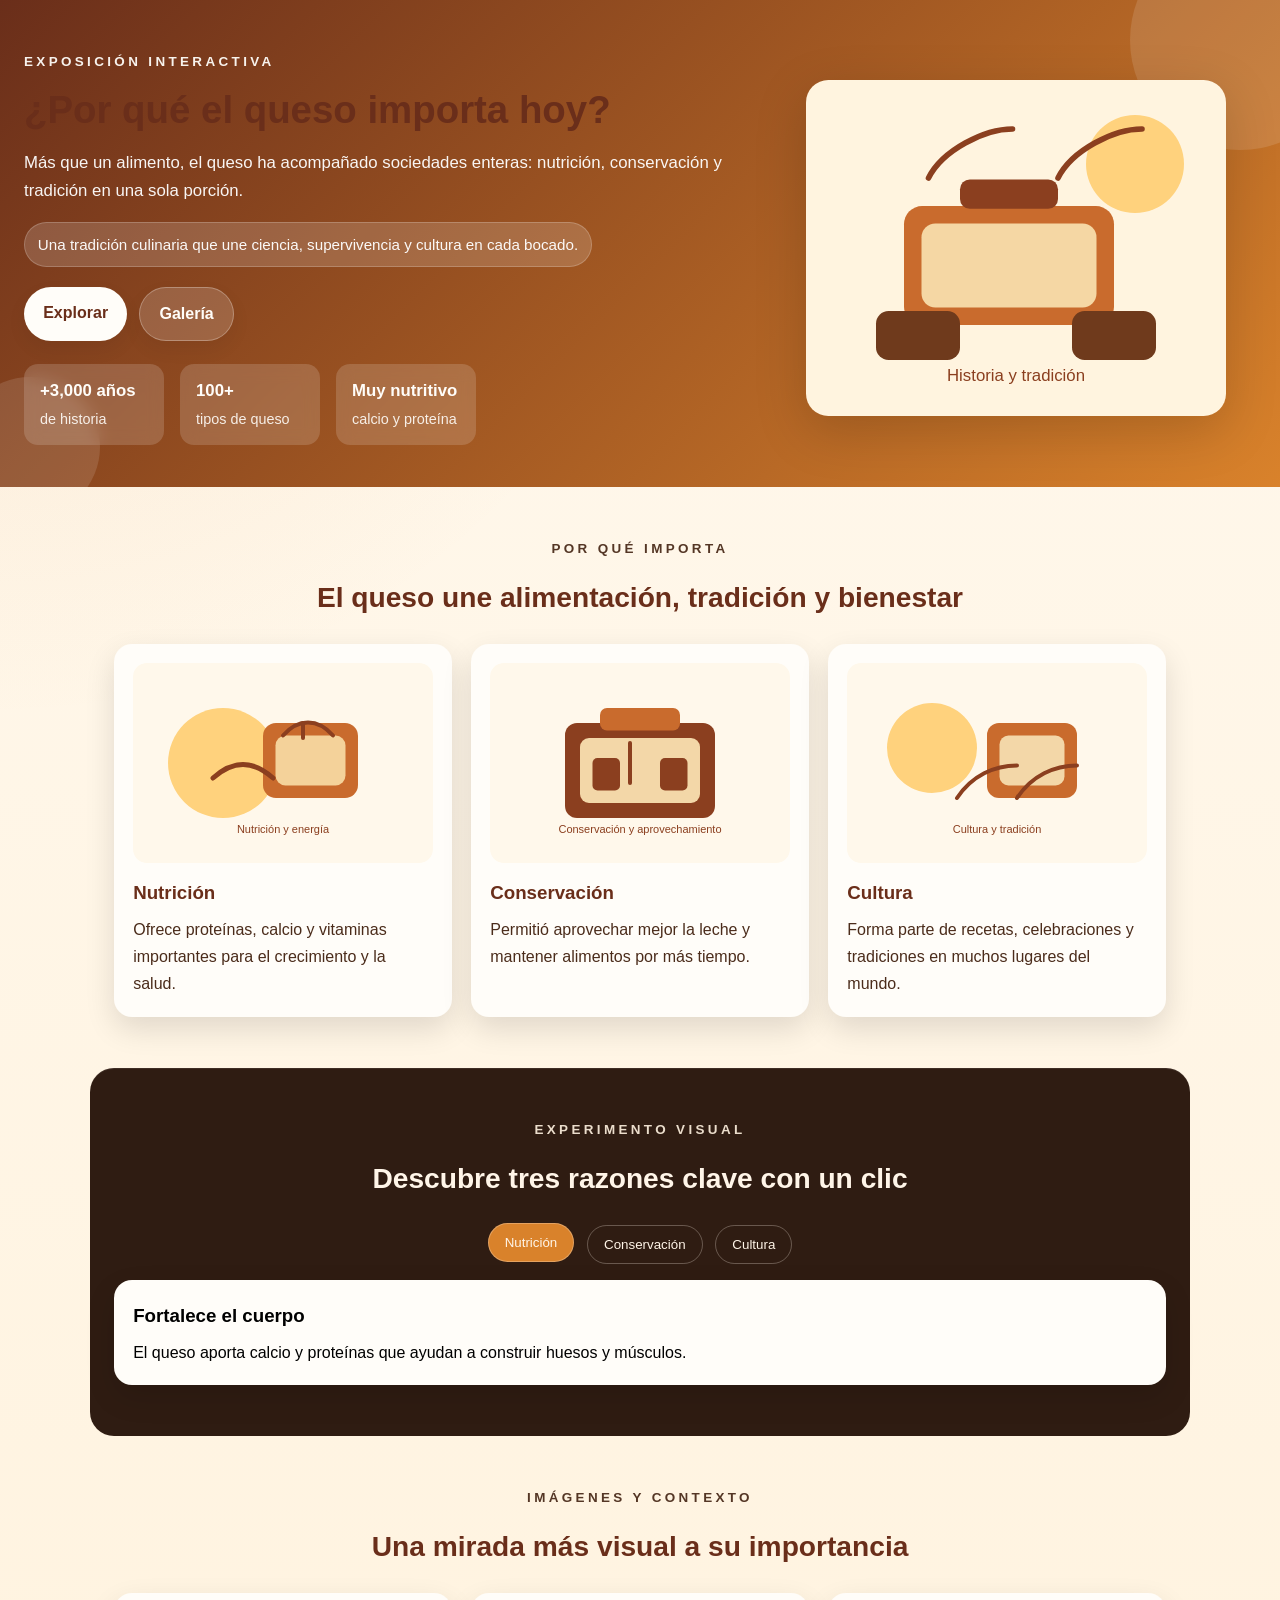
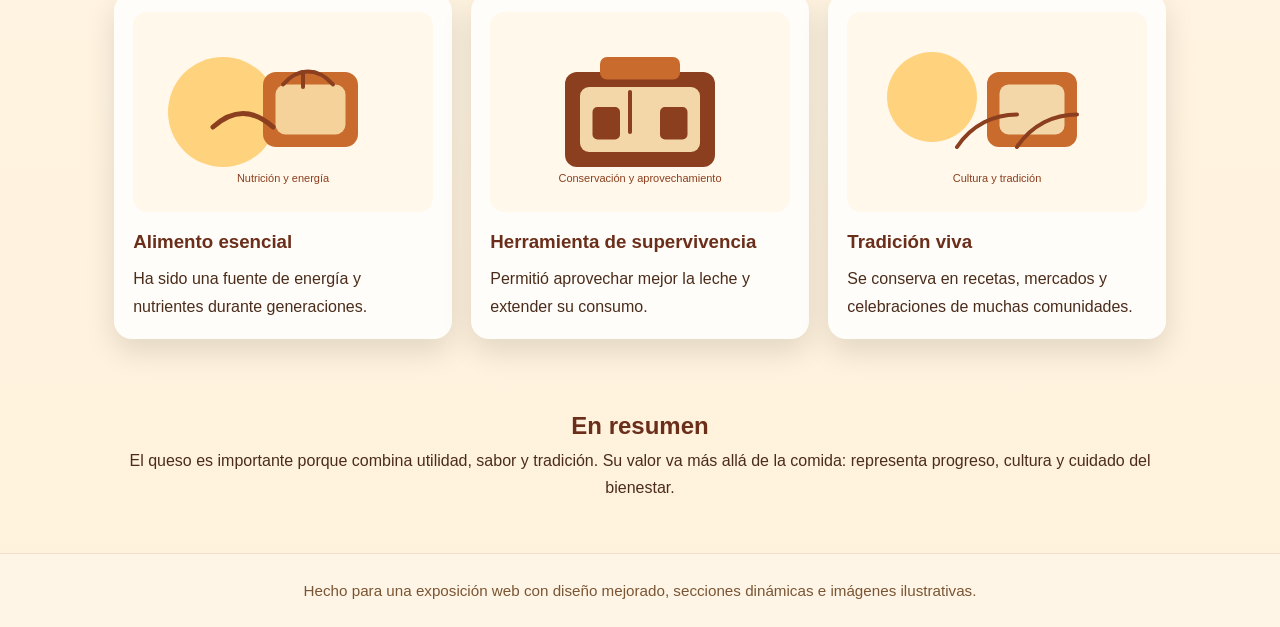
<file: index.html>
<!DOCTYPE html>
<html lang="es">
  <head>
    <meta charset="UTF-8" />
    <meta name="viewport" content="width=device-width, initial-scale=1.0" />
    <title>¿Por qué el queso es importante para la vida?</title>
    <meta name="description" content="Exposición web sobre la importancia del queso en la alimentación, la historia y la cultura." />
    <link rel="stylesheet" href="styles.css" />
  </head>
  <body>
    <header class="hero">
      <div class="hero-content">
        <p class="eyebrow">Exposición interactiva</p>

        <h1>¿Por qué el queso importa hoy?</h1>
        <p class="hero-text">
          Más que un alimento, el queso ha acompañado sociedades enteras: nutrición,
          conservación y tradición en una sola porción.
        </p>
        <p class="hero-highlight">
          Una tradición culinaria que une ciencia, supervivencia y cultura en cada bocado.
        </p>
        <div class="hero-actions">
          <a href="#explora" class="btn btn-primary">Explorar</a>
          <a href="#galeria" class="btn btn-secondary">Galería</a>
        </div>
        <div class="hero-stats">
          <div>
            <strong>+3,000 años</strong>
            <span>de historia</span>
          </div>
          <div>
            <strong>100+</strong>
            <span>tipos de queso</span>
          </div>
          <div>
            <strong>Muy nutritivo</strong>
            <span>calcio y proteína</span>
          </div>
        </div>
      </div>
      <div class="hero-visual">
        <img src="images/cheese-history.svg" alt="Ilustración de un queso con historia cultural" />
      </div>
    </header>

    <main>
      <section id="importancia" class="section intro-section">
        <div class="section-heading">
          <p class="eyebrow">Por qué importa</p>
          <h2>El queso une alimentación, tradición y bienestar</h2>
        </div>
        <div class="cards">
          <article class="card">
            <img src="images/cheese-nutrition.svg" alt="Ilustración sobre nutrición" />
            <h3>Nutrición</h3>
            <p>Ofrece proteínas, calcio y vitaminas importantes para el crecimiento y la salud.</p>
          </article>
          <article class="card">
            <img src="images/cheese-storage.svg" alt="Ilustración sobre conservación" />
            <h3>Conservación</h3>
            <p>Permitió aprovechar mejor la leche y mantener alimentos por más tiempo.</p>
          </article>
          <article class="card">
            <img src="images/cheese-culture.svg" alt="Ilustración sobre cultura" />
            <h3>Cultura</h3>
            <p>Forma parte de recetas, celebraciones y tradiciones en muchos lugares del mundo.</p>
          </article>
        </div>
      </section>

      <section id="explora" class="section section-dark">
        <div class="section-heading">
          <p class="eyebrow">Experimento visual</p>
          <h2>Descubre tres razones clave con un clic</h2>
        </div>
        <div class="tabs" role="tablist" aria-label="Razones del queso">
          <button class="tab-btn active" data-target="nutrition">Nutrición</button>
          <button class="tab-btn" data-target="storage">Conservación</button>
          <button class="tab-btn" data-target="culture">Cultura</button>
        </div>
        <div class="tab-panels">
          <article id="nutrition" class="tab-panel active">
            <h3>Fortalece el cuerpo</h3>
            <p>El queso aporta calcio y proteínas que ayudan a construir huesos y músculos.</p>
          </article>
          <article id="storage" class="tab-panel">
            <h3>Ayuda a cuidar los alimentos</h3>
            <p>Gracias a su elaboración, el queso permitió conservar la leche por más tiempo y reducir desperdicios.</p>
          </article>
          <article id="culture" class="tab-panel">
            <h3>Representa identidad</h3>
            <p>En cada región tiene un valor simbólico y gastronómico que refleja la historia del lugar.</p>
          </article>
        </div>
      </section>

      <section id="galeria" class="section gallery-section">
        <div class="section-heading">
          <p class="eyebrow">Imágenes y contexto</p>
          <h2>Una mirada más visual a su importancia</h2>
        </div>
        <div class="gallery">
          <article class="gallery-item">
            <img src="images/cheese-nutrition.svg" alt="Representación del valor nutricional del queso" />
            <h3>Alimento esencial</h3>
            <p>Ha sido una fuente de energía y nutrientes durante generaciones.</p>
          </article>
          <article class="gallery-item">
            <img src="images/cheese-storage.svg" alt="Representación de la conservación del queso" />
            <h3>Herramienta de supervivencia</h3>
            <p>Permitió aprovechar mejor la leche y extender su consumo.</p>
          </article>
          <article class="gallery-item">
            <img src="images/cheese-culture.svg" alt="Representación de la presencia cultural del queso" />
            <h3>Tradición viva</h3>
            <p>Se conserva en recetas, mercados y celebraciones de muchas comunidades.</p>
          </article>
        </div>
      </section>

      <section class="section conclusion">
        <h2>En resumen</h2>
        <p>
          El queso es importante porque combina utilidad, sabor y tradición. Su valor va más allá de la comida: representa progreso, cultura y cuidado del bienestar.
        </p>
      </section>
    </main>

    <footer class="footer">
      <p>Hecho para una exposición web con diseño mejorado, secciones dinámicas e imágenes ilustrativas.</p>
    </footer>

    <script src="script.js"></script>
  </body>
</html>
</file>
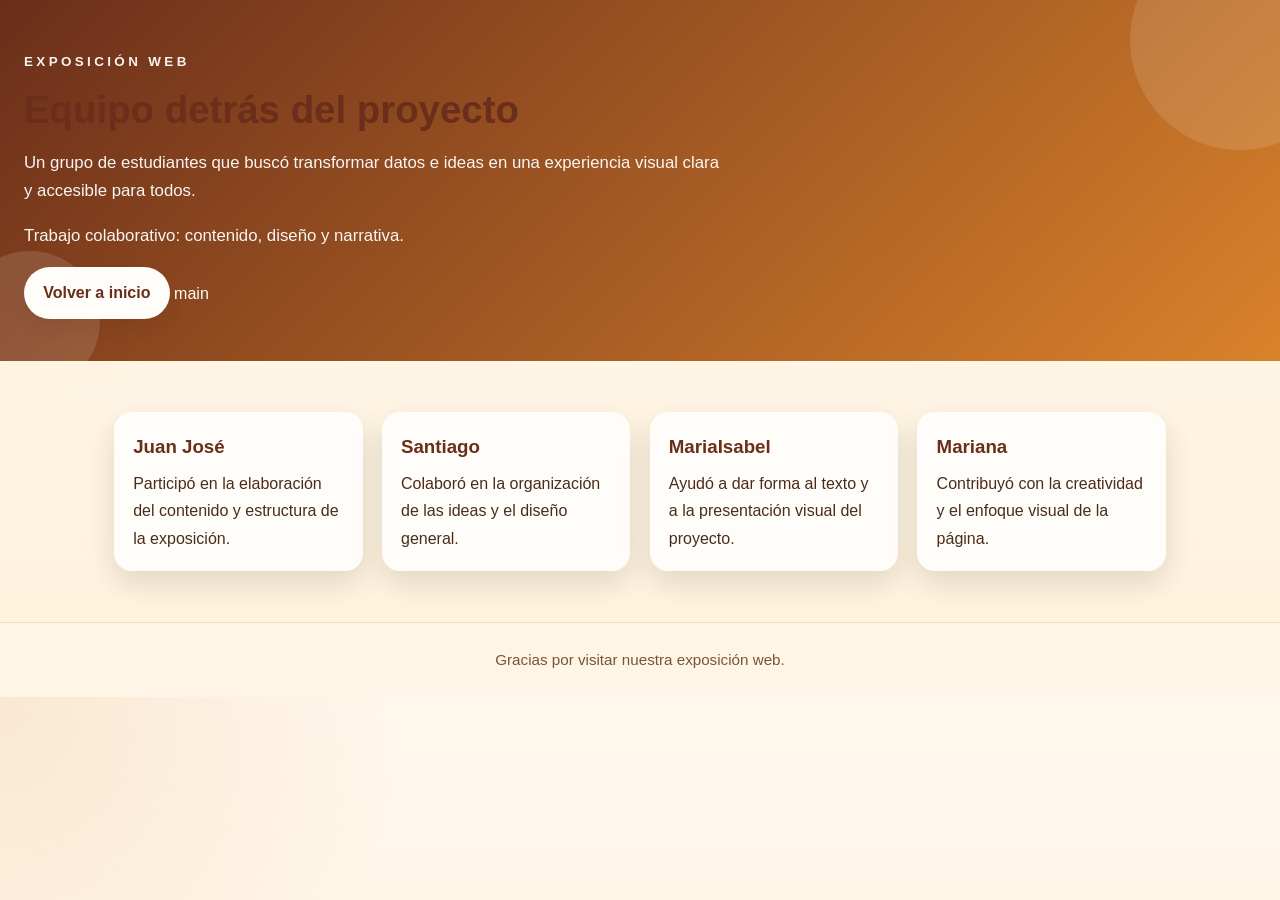
<file: creadores.html>
<!DOCTYPE html>
<html lang="es">
  <head>
    <meta charset="UTF-8" />
    <meta name="viewport" content="width=device-width, initial-scale=1.0" />
    <title>Creadores</title>
    <link rel="stylesheet" href="styles.css" />
  </head>
  <body>
    <header class="hero">
      <div class="hero-content">
        <p class="eyebrow">Exposición web</p>
        <h1>Equipo detrás del proyecto</h1>
        <p class="hero-text">
          Un grupo de estudiantes que buscó transformar datos e ideas en una experiencia
          visual clara y accesible para todos.
        </p>
        <p class="hero-text">Trabajo colaborativo: contenido, diseño y narrativa.</p>
        <a href="index.html" class="btn btn-primary">Volver a inicio</a>
main
      </div>
    </header>

    <main class="section">
      <div class="cards">
        <article class="card">
          <h3>Juan José</h3>
          <p>Participó en la elaboración del contenido y estructura de la exposición.</p>
        </article>
        <article class="card">
          <h3>Santiago</h3>
          <p>Colaboró en la organización de las ideas y el diseño general.</p>
        </article>
        <article class="card">
          <h3>MariaIsabel</h3>
          <p>Ayudó a dar forma al texto y a la presentación visual del proyecto.</p>
        </article>
        <article class="card">
          <h3>Mariana</h3>
          <p>Contribuyó con la creatividad y el enfoque visual de la página.</p>
        </article>
      </div>
    </main>

    <footer class="footer">
      <p>Gracias por visitar nuestra exposición web.</p>
    </footer>
  </body>
</html>
</file>
<file: styles.css>
:root {
  --bg: #fff8ed;
  --primary: #6a2e1a;
  --secondary: #d9822b;
  --dark: #2f1c12;
  --text: #4b2c1b;
  --white: #fffdf9;
  --shadow: 0 12px 30px rgba(0, 0, 0, 0.12);
}

* {
  box-sizing: border-box;
  margin: 0;
  padding: 0;
}

body {
  font-family: "Segoe UI", Tahoma, Geneva, Verdana, sans-serif;
  background: radial-gradient(circle at top left, rgba(217, 130, 43, 0.14), transparent 28%),
    linear-gradient(180deg, #fff8ed 0%, #fff2dc 100%);
  color: var(--text);
  line-height: 1.7;
}

img {
  max-width: 100%;
  display: block;
}

.hero {
  position: relative;
  overflow: hidden;
  background: linear-gradient(135deg, var(--primary), var(--secondary));
  color: var(--white);
  padding: 3.2rem 1.5rem 2.6rem;
  display: grid;
  grid-template-columns: 1.2fr 0.8fr;
  gap: 2rem;
  align-items: center;
}

.hero::before,
.hero::after {
  content: "";
  position: absolute;
  border-radius: 50%;
  background: rgba(255, 255, 255, 0.12);
  pointer-events: none;
}

.hero::before {
  width: 220px;
  height: 220px;
  right: -70px;
  top: -70px;
}

.hero::after {
  width: 140px;
  height: 140px;
  left: -40px;
  bottom: -30px;
}

.hero-content {
  position: relative;
  z-index: 1;
  max-width: 700px;
}

.eyebrow {
  text-transform: uppercase;
  letter-spacing: 0.25em;
  font-size: 0.84rem;
  margin-bottom: 0.8rem;
  opacity: 0.95;
  font-weight: 700;
}

h1,
h2,
h3 {
  color: var(--primary);
}

h1 {
  font-size: clamp(2rem, 3vw, 3rem);
  margin-bottom: 1rem;
  line-height: 1.2;
}

.hero-text {
  font-size: 1.05rem;
  margin-bottom: 1rem;
  color: rgba(255, 255, 255, 0.95);
}

.hero-highlight {
  display: inline-block;
  margin-bottom: 1.2rem;
  padding: 0.55rem 0.8rem;
  border-radius: 999px;
  background: rgba(255, 255, 255, 0.16);
  border: 1px solid rgba(255, 255, 255, 0.2);
  font-size: 0.95rem;
  color: rgba(255, 255, 255, 0.96);
}

.hero-actions {
  display: flex;
  flex-wrap: wrap;
  gap: 0.75rem;
  margin-bottom: 1.4rem;
}

.btn {
  display: inline-block;
  padding: 0.8rem 1.2rem;
  border-radius: 999px;
  text-decoration: none;
  font-weight: 700;
  transition: transform 0.2s ease, box-shadow 0.2s ease;
  box-shadow: 0 8px 20px rgba(0,0,0,0.06);
}

.btn:hover {
  transform: translateY(-3px);
  box-shadow: 0 14px 28px rgba(0, 0, 0, 0.14);
}

.btn-primary {
  background: var(--white);
  color: var(--primary);
}

.btn-secondary {
  background: rgba(255, 255, 255, 0.16);
  color: var(--white);
  border: 1px solid rgba(255, 255, 255, 0.28);
}

.hero-stats {
  display: flex;
  flex-wrap: wrap;
  gap: 1rem;
  margin-top: 1rem;
}

.hero-stats div {
  background: rgba(255, 255, 255, 0.16);
  backdrop-filter: blur(8px);
  padding: 0.8rem 1rem;
  border-radius: 14px;
  min-width: 140px;
}

.hero-stats strong {
  display: block;
  font-size: 1.05rem;
}

.hero-stats span {
  font-size: 0.9rem;
  opacity: 0.9;
}

.hero-visual {
  display: flex;
  justify-content: center;
}

.hero-visual img {
  width: 100%;
  max-width: 420px;
  margin: 0 auto;
  filter: drop-shadow(0 15px 25px rgba(0, 0, 0, 0.16));
}

.section {
  padding: 3.2rem 1.5rem;
  max-width: 1100px;
  margin: 0 auto;
}

.section-heading {
  margin-bottom: 1.4rem;
  text-align: center;
}

.section-heading h2 {
  font-size: clamp(1.5rem, 2.2vw, 2rem);
  margin-bottom: 0.4rem;
}

.cards,
.gallery {
  display: grid;
  grid-template-columns: repeat(auto-fit, minmax(230px, 1fr));
  gap: 1.2rem;
}

.card,
.gallery-item,
.tab-panel {
  background: var(--white);
  border: 1px solid var(--border);
  border-radius: 18px;
  padding: 1.2rem;
  box-shadow: var(--shadow);
  transition: transform 0.2s ease, box-shadow 0.2s ease;
}

.card:hover,
.gallery-item:hover {
  transform: translateY(-4px);
  box-shadow: 0 16px 34px rgba(0, 0, 0, 0.14);
}

.card img,
.gallery-item img {
  border-radius: 12px;
  margin-bottom: 0.9rem;
}

.card h3,
.gallery-item h3,
.tab-panel h3 {
  margin-bottom: 0.45rem;
}

.section-dark {
  background: var(--dark);
  border-radius: 24px;
  color: #f6e8d6;
  box-shadow: inset 0 1px 0 rgba(255, 255, 255, 0.08);
}

.section-dark .section-heading h2,
.section-dark .tab-btn,
.section-dark .tab-panel h3 {
  color: #fff5e8;
}

.tabs {
  display: flex;
  justify-content: center;
  flex-wrap: wrap;
  gap: 0.8rem;
  margin-bottom: 1rem;
}

.tab-btn {
  background: transparent;
  border: 1px solid rgba(255, 245, 232, 0.28);
  color: #f6e8d6;
  padding: 0.7rem 1rem;
  border-radius: 999px;
  cursor: pointer;
  transition: background 0.2s ease, transform 0.2s ease;
}

.tab-btn:hover,
.tab-btn.active {
  background: var(--secondary);
  transform: translateY(-2px);
}

.tab-panels {
  display: grid;
}

.tab-panel {
  display: none;
}

.tab-panel.active {
  display: block;
  animation: fadeIn 0.25s ease;
}

.conclusion {
  text-align: center;
  padding-top: 1rem;
}

.footer {
  text-align: center;
  padding: 1.5rem;
  color: #7a5533;
  font-size: 0.95rem;
  border-top: 1px solid rgba(139, 63, 31, 0.12);
  background: rgba(255, 248, 237, 0.65);
}

#nutrition {
  color: black;
}

#nutrition h3 {
  color:black;
}


@keyframes fadeIn {
  from {
    opacity: 0;
    transform: translateY(8px);
  }
  to {
    opacity: 1;
    transform: translateY(0);
  }
}

@media (max-width: 800px) {
  .hero {
    grid-template-columns: 1fr;
    text-align: center;
  }

  .hero-actions,
  .hero-stats {
    justify-content: center;
  }
}

@media (max-width: 600px) {
  .section {
    padding: 2.4rem 1rem;
  }

  .hero {
    padding: 3rem 1rem 2rem;
  }
}
</file>
